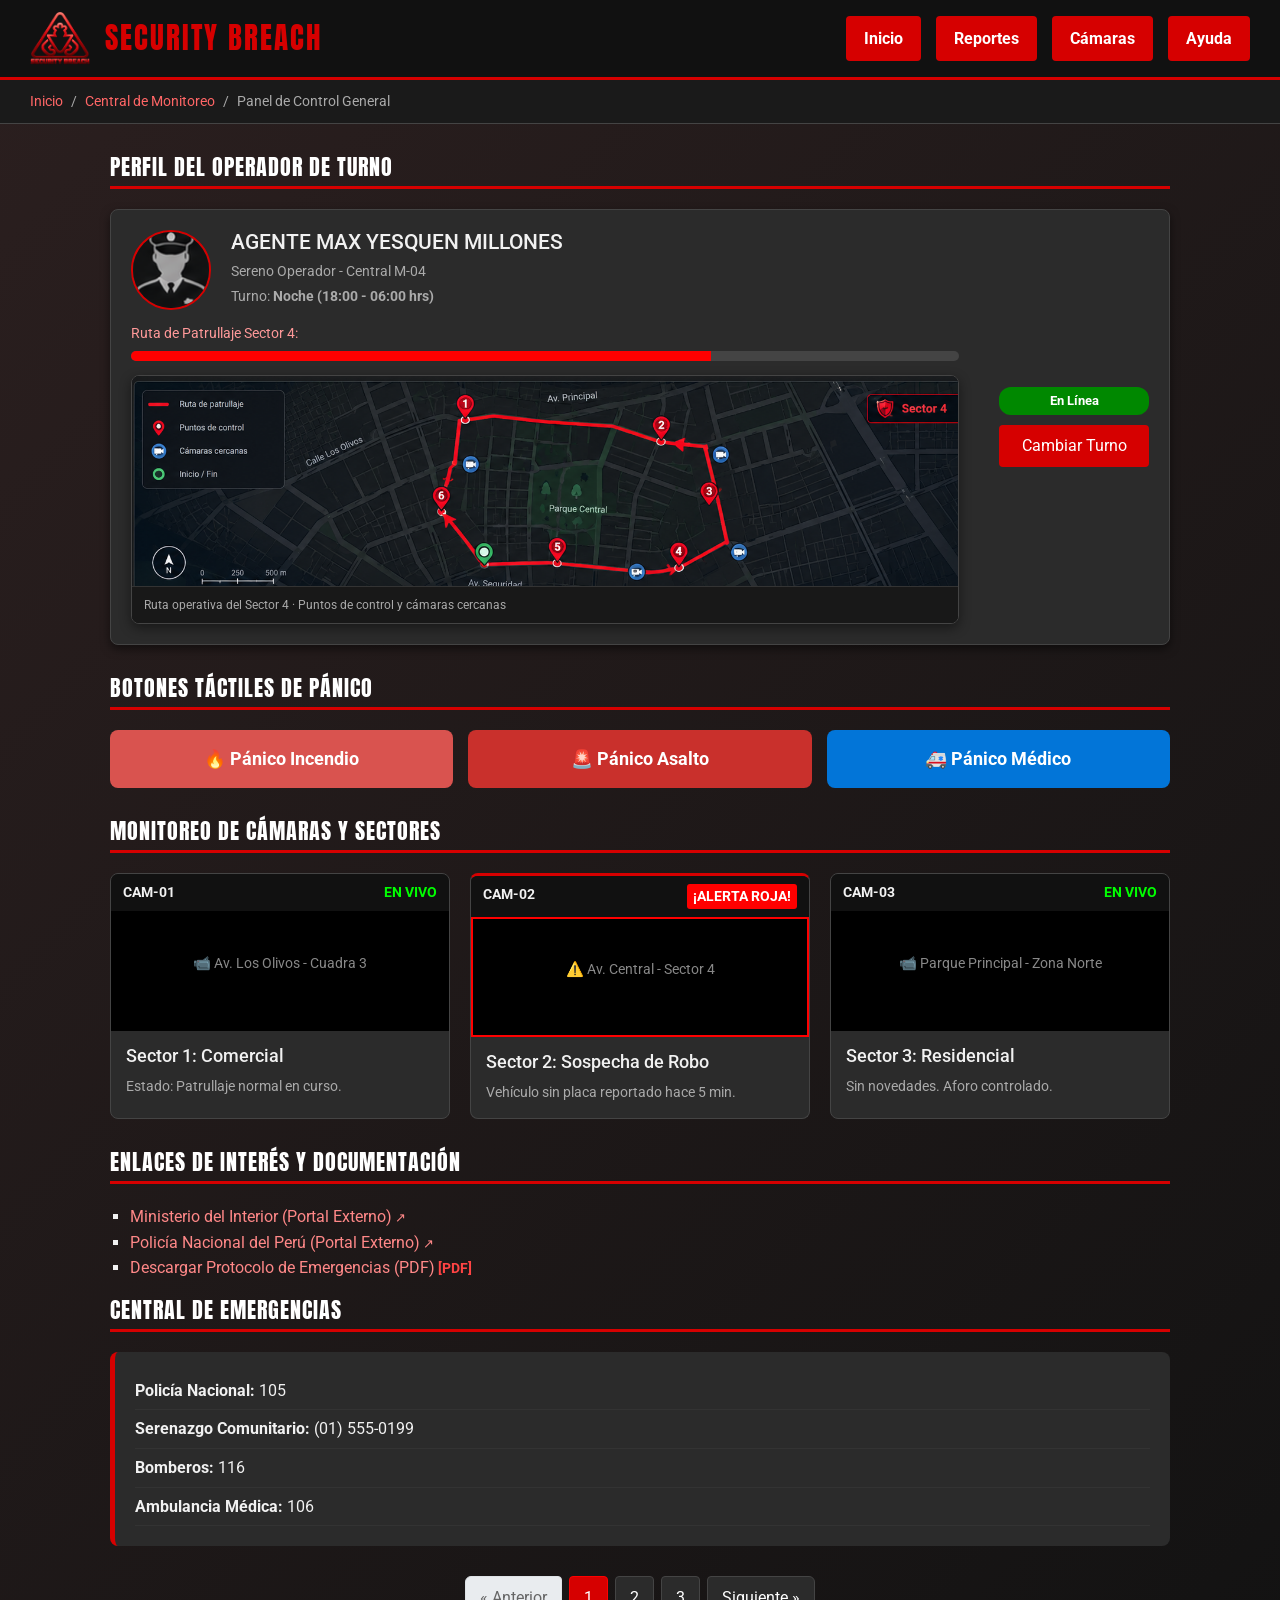
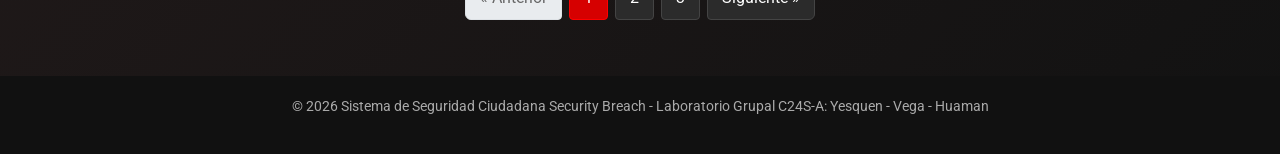
<file: index.html>
<!DOCTYPE html>
<html lang="es">
<head>
  <meta charset="UTF-8">
  <meta name="viewport" content="width=device-width, initial-scale=1.0">
  <title>Central de Seguridad Ciudadana | Security Breach</title>
  <link href="https://cdn.jsdelivr.net/npm/bootstrap@5.3.8/dist/css/bootstrap.min.css" rel="stylesheet" integrity="sha384-sRIl4kxILFvY47J16cr9ZwB07vP4J8+LH7qKQnuqkuIAvNWLzeN8tE5YBujZqJLB" crossorigin="anonymous">
  <link rel="stylesheet" href="styles.css">
  <link rel="preconnect" href="https://fonts.googleapis.com">
  <link rel="preconnect" href="https://fonts.gstatic.com" crossorigin>
  <link href="https://fonts.googleapis.com/css2?family=Anton&family=Roboto:wght@300;400;700&display=swap" rel="stylesheet">
</head> 
<body>
  
  <!-- Cabecera Principal -->
  <header class="main-header">
    <div class="logo-container">
      <img src="security.png" alt="Logo Security Breach" class="logo-img">
      <h1 class="portal-title">SECURITY BREACH</h1>
    </div>

    <!-- Navegación Principal -->
    <nav class="nav-menu" aria-label="Navegación principal">
      <div class="menu-contenedor">
        <a class="btn-nav" href="index.html">Inicio</a>
        <div class="cuadro-opciones">
          <a class="opcion-item" href="#operador">Perfil de Operador</a>
          <a class="opcion-item" href="#sectores">Monitoreo de Sectores</a>
          <a class="opcion-item" href="https://www.gob.pe/pnp" target="_blank">PNP Oficial</a>
        </div>
      </div>

      <div class="menu-contenedor">
        <a class="btn-nav" href="reportes.html">Reportes</a>
        <div class="cuadro-opciones">
          <a class="opcion-item" href="index.html">Nuevo Reporte</a>
          <a class="opcion-item" href="reportes.html#historial">Historial de Incidencias</a>
          <a class="opcion-item" href="reporte_mensual.pdf">Descargar Reporte PDF</a>
        </div>
      </div>

      <div class="menu-contenedor">
        <a class="btn-nav" href="camaras.html">Cámaras</a>
        <div class="cuadro-opciones">
          <a class="opcion-item" href="camaras.html#camaras">Cámaras en Vivo</a>
          <a class="opcion-item" href="camaras.html#riesgo">Zonas de Alto Riesgo</a>
        </div>
      </div>

      <div class="menu-contenedor">
        <a class="btn-nav" href="ayuda.html">Ayuda</a>
        <div class="cuadro-opciones">
          <a class="opcion-item" href="ayuda.html#soporte">Soporte Técnico</a>
          <a class="opcion-item" href="https://www.gob.pe" target="_blank">Portal del Estado</a>
        </div>
      </div>
    </nav>
  </header>

  <!-- Componente Breadcrumbs (Migas de Pan) -->
  <nav class="breadcrumbs-container" aria-label="Migas de pan">
    <ol class="breadcrumbs">
      <li class="breadcrumb-item"><a href="#">Inicio</a></li>
      <li class="breadcrumb-item"><a href="#">Central de Monitoreo</a></li>
      <li class="breadcrumb-item active" aria-current="page">Panel de Control General</li>
    </ol>
  </nav>

  <main class="container">

    <!-- Sección Perfil de Sereno/Operador (Layout Flexbox) -->
    <section class="operador-section" id="operador">
      <h2 class="section-title">PERFIL DEL OPERADOR DE TURNO</h2>
      <article class="operator-card">
        <div class="operator-info">
          <div class="operator-heading">
            <div class="operator-avatar">
              <img src="avatar.png" alt="Foto de perfil del agente Max Yesquen Millones">
            </div>
            <div class="operator-details">
              <h3 class="operator-name">AGENTE MAX YESQUEN MILLONES</h3>
              <p class="operator-role">Sereno Operador - Central M-04</p>
              <p class="operator-shift">Turno: <strong>Noche (18:00 - 06:00 hrs)</strong></p>
            </div>
          </div>
          
          <!-- Barra de carga de patrullaje activo -->
          <div class="patrol-progress-container">
            <label>Ruta de Patrullaje Sector 4:</label>
            <div class="progress-bar">
              <div class="progress-fill"></div>
            </div>
            <div class="patrol-map">
              <img src="ruta_sector4.png" alt="Mapa de la ruta de patrullaje del Sector 4">
              <p class="map-caption">Ruta operativa del Sector 4 · Puntos de control y cámaras cercanas</p>
            </div>
          </div>
        </div>
        <div class="operator-actions">
          <span class="status-badge active">En Línea</span>
          <button class="btn-action">Cambiar Turno</button>
        </div>
      </article>
    </section>

    <!-- Botones Táctiles de Pánico (Visibles especialmente en SmartPhones / Móviles) -->
    <section class="panic-section">
      <h2 class="section-title">BOTONES TÁCTILES DE PÁNICO</h2>
      <div class="panic-grid">
        <button class="btn-panic alert-fire">🔥 Pánico Incendio</button>
        <button class="btn-panic alert-crime">🚨 Pánico Asalto</button>
        <button class="btn-panic alert-medical">🚑 Pánico Médico</button>
      </div>
    </section>

    <!-- Sección de Cámaras y Sectores (Layout CSS Grid - 3 Columnas) -->
    <section class="cameras-section" id="sectores">
      <h2 class="section-title">MONITOREO DE CÁMARAS Y SECTORES</h2>
      
      <div class="cameras-grid">
        
        <!-- Tarjeta 1: Sector 1 -->
        <article class="camera-card">
          <div class="camera-header">
            <span class="cam-id">CAM-01</span>
            <span class="cam-status online">EN VIVO</span>
          </div>
          <div class="camera-screen">
            <p>📹 Av. Los Olivos - Cuadra 3</p>
          </div>
          <div class="camera-body">
            <h3>Sector 1: Comercial</h3>
            <p>Estado: Patrullaje normal en curso.</p>
          </div>
        </article>

        <!-- Tarjeta 2: Sector 2 (Alerta Activa con Parpadeo) -->
        <article class="camera-card alert-active">
          <div class="camera-header">
            <span class="cam-id">CAM-02</span>
            <span class="cam-status blink-alert">¡ALERTA ROJA!</span>
          </div>
          <div class="camera-screen alert-bg">
            <p>⚠️ Av. Central - Sector 4</p>
          </div>
          <div class="camera-body">
            <h3>Sector 2: Sospecha de Robo</h3>
            <p>Vehículo sin placa reportado hace 5 min.</p>
          </div>
        </article>

        <!-- Tarjeta 3: Sector 3 -->
        <article class="camera-card">
          <div class="camera-header">
            <span class="cam-id">CAM-03</span>
            <span class="cam-status online">EN VIVO</span>
          </div>
          <div class="camera-screen">
            <p>📹 Parque Principal - Zona Norte</p>
          </div>
          <div class="camera-body">
            <h3>Sector 3: Residencial</h3>
            <p>Sin novedades. Aforo controlado.</p>
          </div>
        </article>

      </div>
    </section>

    <!-- Sección de Enlaces y Documentos (Para selectores de atributo) -->
    <section class="links-section">
      <h2 class="section-title">ENLACES DE INTERÉS Y DOCUMENTACIÓN</h2>
      <ul class="external-links">
        <li><a href="https://www.gob.pe/mininter" target="_blank">Ministerio del Interior (Portal Externo)</a></li>
        <li><a href="https://www.pnp.gob.pe" target="_blank">Policía Nacional del Perú (Portal Externo)</a></li>
        <li><a href="protocolo_seguridad.pdf">Descargar Protocolo de Emergencias (PDF)</a></li>
      </ul>
    </section>

    <!-- Sección de Teléfonos de Emergencia -->
    <section class="emergency-section">
      <h2 class="section-title">CENTRAL DE EMERGENCIAS</h2>
      <ul class="phone-list">
        <li><strong>Policía Nacional:</strong> 105</li>
        <li><strong>Serenazgo Comunitario:</strong> (01) 555-0199</li>
        <li><strong>Bomberos:</strong> 116</li>
        <li><strong>Ambulancia Médica:</strong> 106</li>
      </ul>
    </section>

    <!-- Paginación -->
    <nav class="pagination-container" aria-label="Navegación de páginas">
      <ul class="pagination">
        <li class="page-item disabled"><a class="page-link" href="index.html" aria-disabled="true">&laquo; Anterior</a></li>
        <li class="page-item active"><a class="page-link" href="index.html" aria-current="page">1</a></li>
        <li class="page-item"><a class="page-link" href="pagina2.html">2</a></li>
        <li class="page-item"><a class="page-link" href="pagina3.html">3</a></li>
        <li class="page-item"><a class="page-link" href="pagina2.html">Siguiente &raquo;</a></li>
      </ul>
    </nav>

  </main>

  <footer class="main-footer">
    <p>© 2026 Sistema de Seguridad Ciudadana Security Breach - Laboratorio Grupal C24S-A: Yesquen - Vega - Huaman</p>
  </footer>

</body>
</html>
</file>
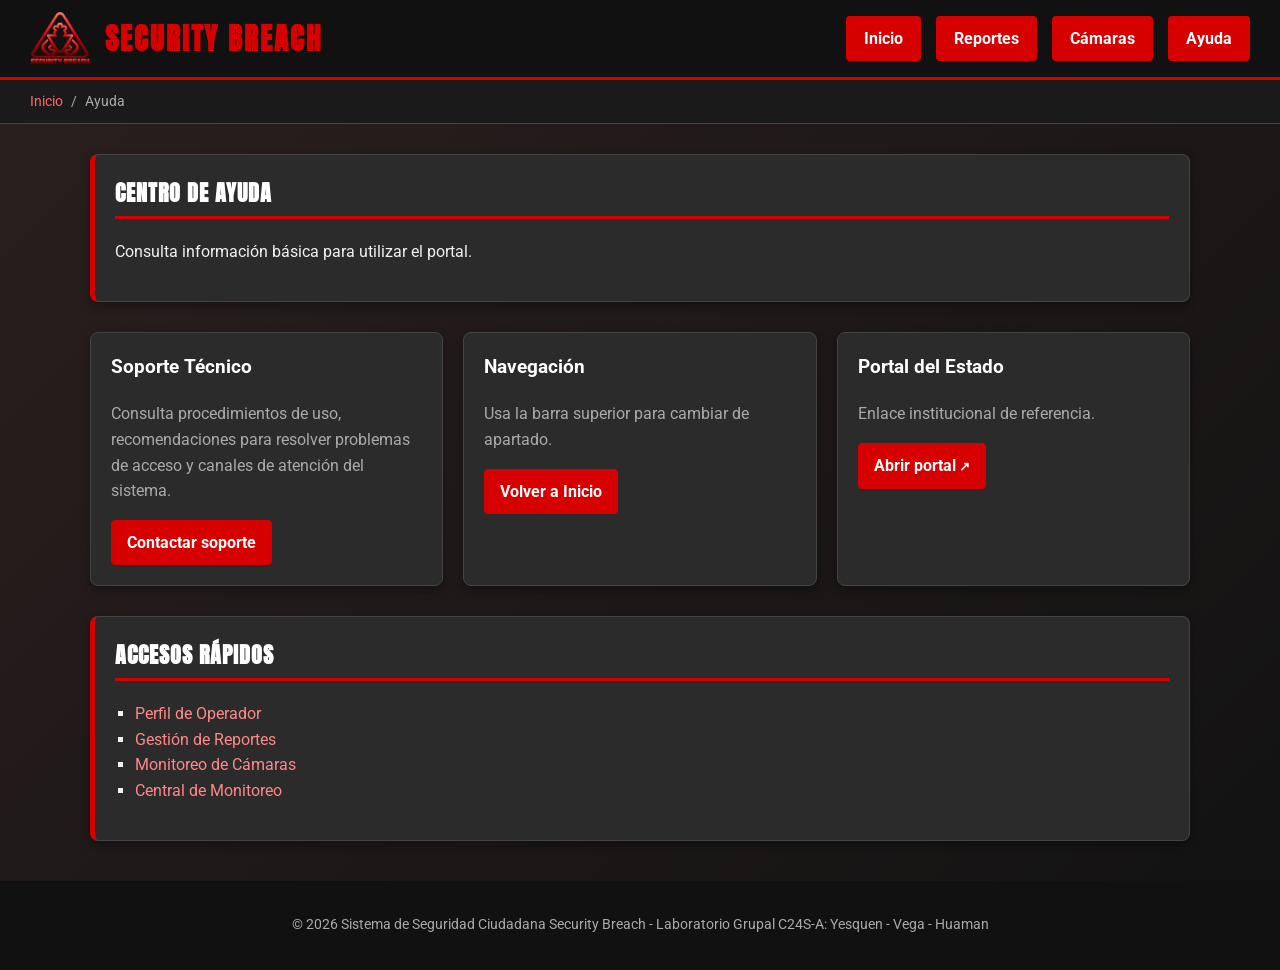
<file: ayuda.html>
<!DOCTYPE html><html lang="es"><head><meta charset="UTF-8"><meta name="viewport" content="width=device-width, initial-scale=1.0"><title>Ayuda | Security Breach</title><link rel="stylesheet" href="styles.css"><link rel="preconnect" href="https://fonts.googleapis.com"><link rel="preconnect" href="https://fonts.gstatic.com" crossorigin><link href="https://fonts.googleapis.com/css2?family=Anton&family=Roboto:wght@300;400;700&display=swap" rel="stylesheet"></head><body><header class="main-header"><div class="logo-container"><img src="security.png" alt="Logo Security Breach" class="logo-img"><h1 class="portal-title">SECURITY BREACH</h1></div><nav class="nav-menu" aria-label="Navegación principal"><div class="menu-contenedor"><a class="btn-nav" href="index.html">Inicio</a><div class="cuadro-opciones"><a class="opcion-item" href="index.html#operador">Perfil de Operador</a><a class="opcion-item" href="index.html#sectores">Monitoreo de Sectores</a><a class="opcion-item" href="https://www.gob.pe/pnp" target="_blank" rel="noopener">PNP Oficial</a></div></div><div class="menu-contenedor"><a class="btn-nav" href="reportes.html">Reportes</a><div class="cuadro-opciones"><a class="opcion-item" href="reportes.html#nuevo">Nuevo Reporte</a><a class="opcion-item" href="reportes.html#historial">Historial de Incidencias</a><a class="opcion-item" href="reporte_mensual.pdf">Descargar Reporte PDF</a></div></div><div class="menu-contenedor"><a class="btn-nav" href="camaras.html">Cámaras</a><div class="cuadro-opciones"><a class="opcion-item" href="camaras.html#camaras">Cámaras en Vivo</a><a class="opcion-item" href="camaras.html#riesgo">Zonas de Alto Riesgo</a></div></div><div class="menu-contenedor"><a class="btn-nav" href="ayuda.html">Ayuda</a><div class="cuadro-opciones"><a class="opcion-item" href="ayuda.html#soporte">Soporte Técnico</a><a class="opcion-item" href="https://www.gob.pe" target="_blank" rel="noopener">Portal del Estado</a></div></div></nav></header><nav class="breadcrumbs-container" aria-label="Migas de pan"><ol class="breadcrumbs"><li class="breadcrumb-item"><a href="index.html">Inicio</a></li><li class="breadcrumb-item active" aria-current="page">Ayuda</li></ol></nav><main class="container"><section class="page-intro" id="soporte"><h2 class="section-title">CENTRO DE AYUDA</h2><p>Consulta información básica para utilizar el portal.</p></section><section class="info-grid"><article class="info-card"><h3>Soporte Técnico</h3><p>Consulta procedimientos de uso, recomendaciones para resolver problemas de acceso y canales de atención del sistema.</p><a class="btn-page" href="mailto:soporte@securitybreach.local">Contactar soporte</a></article><article class="info-card"><h3>Navegación</h3><p>Usa la barra superior para cambiar de apartado.</p><a class="btn-page" href="index.html">Volver a Inicio</a></article><article class="info-card"><h3>Portal del Estado</h3><p>Enlace institucional de referencia.</p><a class="btn-page" href="https://www.gob.pe" target="_blank" rel="noopener">Abrir portal</a></article></section><section class="page-intro"><h2 class="section-title">ACCESOS RÁPIDOS</h2><ul class="external-links"><li><a href="index.html#operador">Perfil de Operador</a></li><li><a href="reportes.html">Gestión de Reportes</a></li><li><a href="camaras.html">Monitoreo de Cámaras</a></li><li><a href="index.html#sectores">Central de Monitoreo</a></li></ul></section></main><footer class="main-footer"><p>© 2026 Sistema de Seguridad Ciudadana Security Breach - Laboratorio Grupal C24S-A: Yesquen - Vega - Huaman</p></footer></body></html>
</file>
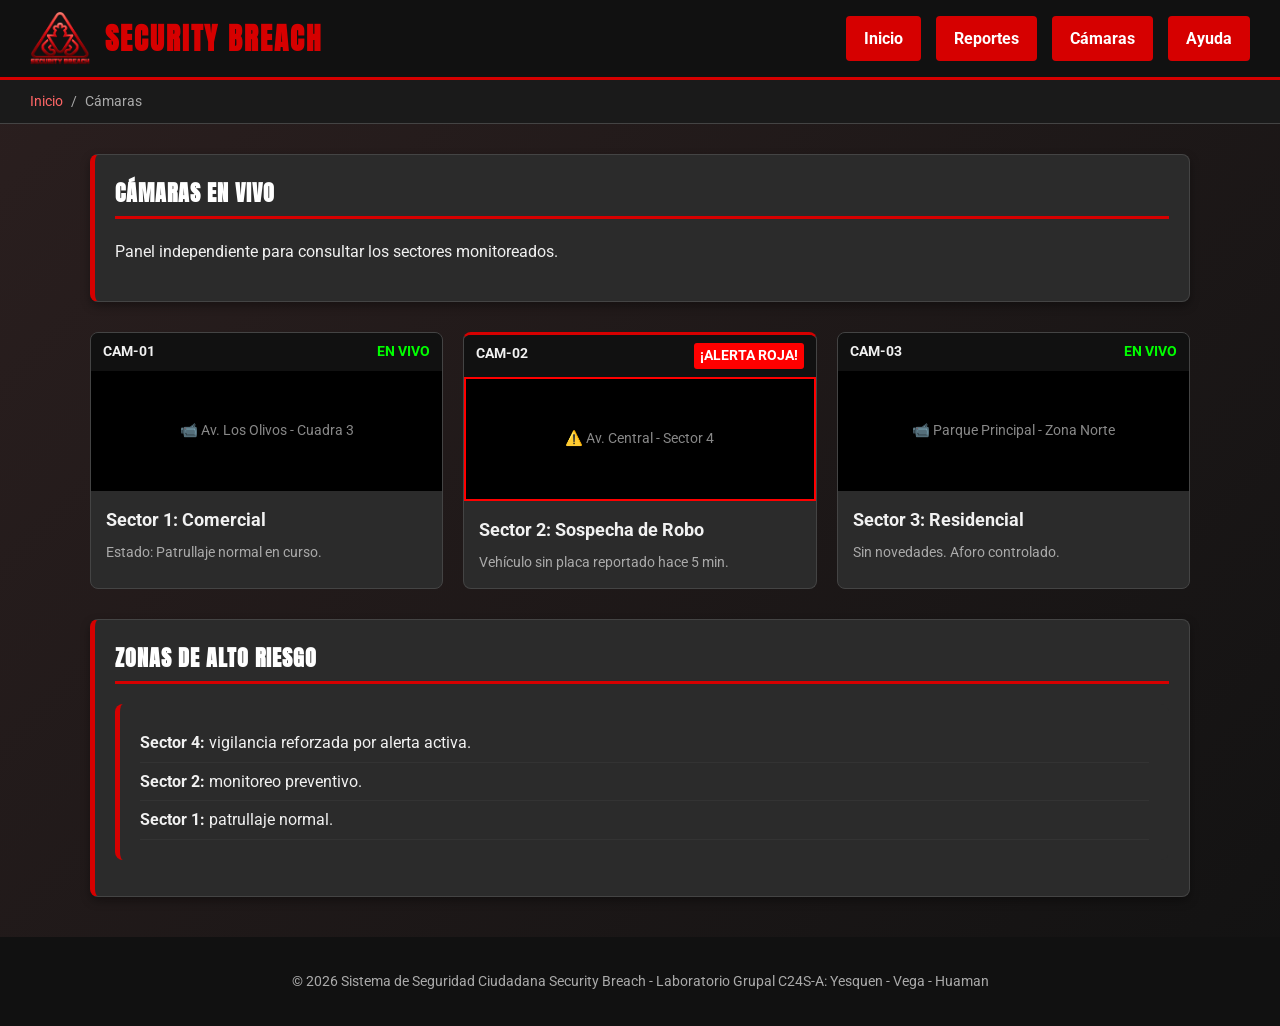
<file: camaras.html>
<!DOCTYPE html><html lang="es"><head><meta charset="UTF-8"><meta name="viewport" content="width=device-width, initial-scale=1.0"><title>Cámaras | Security Breach</title><link rel="stylesheet" href="styles.css"><link rel="preconnect" href="https://fonts.googleapis.com"><link rel="preconnect" href="https://fonts.gstatic.com" crossorigin><link href="https://fonts.googleapis.com/css2?family=Anton&family=Roboto:wght@300;400;700&display=swap" rel="stylesheet"></head><body><header class="main-header"><div class="logo-container"><img src="security.png" alt="Logo Security Breach" class="logo-img"><h1 class="portal-title">SECURITY BREACH</h1></div><nav class="nav-menu" aria-label="Navegación principal"><div class="menu-contenedor"><a class="btn-nav" href="index.html">Inicio</a><div class="cuadro-opciones"><a class="opcion-item" href="index.html#operador">Perfil de Operador</a><a class="opcion-item" href="index.html#sectores">Monitoreo de Sectores</a><a class="opcion-item" href="https://www.gob.pe/pnp" target="_blank" rel="noopener">PNP Oficial</a></div></div><div class="menu-contenedor"><a class="btn-nav" href="reportes.html">Reportes</a><div class="cuadro-opciones"><a class="opcion-item" href="reportes.html#nuevo">Nuevo Reporte</a><a class="opcion-item" href="reportes.html#historial">Historial de Incidencias</a><a class="opcion-item" href="reporte_mensual.pdf">Descargar Reporte PDF</a></div></div><div class="menu-contenedor"><a class="btn-nav" href="camaras.html">Cámaras</a><div class="cuadro-opciones"><a class="opcion-item" href="camaras.html#camaras">Cámaras en Vivo</a><a class="opcion-item" href="camaras.html#riesgo">Zonas de Alto Riesgo</a></div></div><div class="menu-contenedor"><a class="btn-nav" href="ayuda.html">Ayuda</a><div class="cuadro-opciones"><a class="opcion-item" href="ayuda.html#soporte">Soporte Técnico</a><a class="opcion-item" href="https://www.gob.pe" target="_blank" rel="noopener">Portal del Estado</a></div></div></nav></header><nav class="breadcrumbs-container" aria-label="Migas de pan"><ol class="breadcrumbs"><li class="breadcrumb-item"><a href="index.html">Inicio</a></li><li class="breadcrumb-item active" aria-current="page">Cámaras</li></ol></nav><main class="container"><section class="page-intro" id="camaras"><h2 class="section-title">CÁMARAS EN VIVO</h2><p>Panel independiente para consultar los sectores monitoreados.</p></section><div class="cameras-grid"><article class="camera-card"><div class="camera-header"><span>CAM-01</span><span class="cam-status online">EN VIVO</span></div><div class="camera-screen"><p>📹 Av. Los Olivos - Cuadra 3</p></div><div class="camera-body"><h3>Sector 1: Comercial</h3><p>Estado: Patrullaje normal en curso.</p></div></article><article class="camera-card alert-active"><div class="camera-header"><span>CAM-02</span><span class="blink-alert">¡ALERTA ROJA!</span></div><div class="camera-screen alert-bg"><p>⚠️ Av. Central - Sector 4</p></div><div class="camera-body"><h3>Sector 2: Sospecha de Robo</h3><p>Vehículo sin placa reportado hace 5 min.</p></div></article><article class="camera-card"><div class="camera-header"><span>CAM-03</span><span class="cam-status online">EN VIVO</span></div><div class="camera-screen"><p>📹 Parque Principal - Zona Norte</p></div><div class="camera-body"><h3>Sector 3: Residencial</h3><p>Sin novedades. Aforo controlado.</p></div></article></div><section class="page-intro" id="riesgo"><h2 class="section-title">ZONAS DE ALTO RIESGO</h2><ul class="phone-list"><li><strong>Sector 4:</strong> vigilancia reforzada por alerta activa.</li><li><strong>Sector 2:</strong> monitoreo preventivo.</li><li><strong>Sector 1:</strong> patrullaje normal.</li></ul></section></main><footer class="main-footer"><p>© 2026 Sistema de Seguridad Ciudadana Security Breach - Laboratorio Grupal C24S-A: Yesquen - Vega - Huaman</p></footer></body></html>
</file>
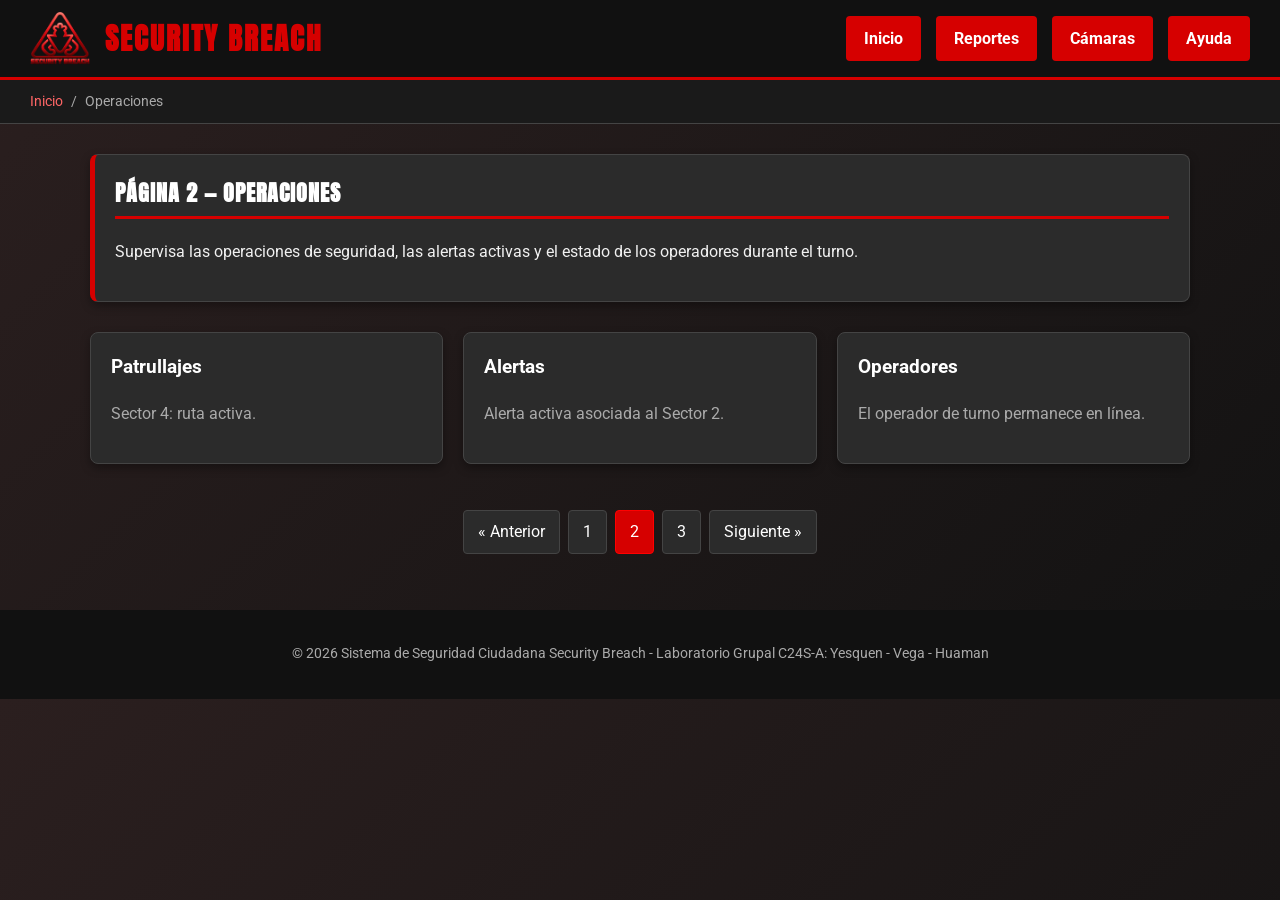
<file: pagina2.html>
<!DOCTYPE html><html lang="es"><head><meta charset="UTF-8"><meta name="viewport" content="width=device-width, initial-scale=1.0"><title>Página 2 | Security Breach</title><link rel="stylesheet" href="styles.css"><link rel="preconnect" href="https://fonts.googleapis.com"><link rel="preconnect" href="https://fonts.gstatic.com" crossorigin><link href="https://fonts.googleapis.com/css2?family=Anton&family=Roboto:wght@300;400;700&display=swap" rel="stylesheet"></head><body><header class="main-header"><div class="logo-container"><img src="security.png" alt="Logo Security Breach" class="logo-img"><h1 class="portal-title">SECURITY BREACH</h1></div><nav class="nav-menu" aria-label="Navegación principal"><div class="menu-contenedor"><a class="btn-nav" href="index.html">Inicio</a><div class="cuadro-opciones"><a class="opcion-item" href="index.html#operador">Perfil de Operador</a><a class="opcion-item" href="index.html#sectores">Monitoreo de Sectores</a><a class="opcion-item" href="https://www.gob.pe/pnp" target="_blank" rel="noopener">PNP Oficial</a></div></div><div class="menu-contenedor"><a class="btn-nav" href="reportes.html">Reportes</a><div class="cuadro-opciones"><a class="opcion-item" href="reportes.html#nuevo">Nuevo Reporte</a><a class="opcion-item" href="reportes.html#historial">Historial de Incidencias</a><a class="opcion-item" href="reporte_mensual.pdf">Descargar Reporte PDF</a></div></div><div class="menu-contenedor"><a class="btn-nav" href="camaras.html">Cámaras</a><div class="cuadro-opciones"><a class="opcion-item" href="camaras.html#camaras">Cámaras en Vivo</a><a class="opcion-item" href="camaras.html#riesgo">Zonas de Alto Riesgo</a></div></div><div class="menu-contenedor"><a class="btn-nav" href="ayuda.html">Ayuda</a><div class="cuadro-opciones"><a class="opcion-item" href="ayuda.html#soporte">Soporte Técnico</a><a class="opcion-item" href="https://www.gob.pe" target="_blank" rel="noopener">Portal del Estado</a></div></div></nav></header><nav class="breadcrumbs-container" aria-label="Migas de pan"><ol class="breadcrumbs"><li class="breadcrumb-item"><a href="index.html">Inicio</a></li><li class="breadcrumb-item active" aria-current="page">Operaciones</li></ol></nav><main class="container"><section class="page-intro"><h2 class="section-title">PÁGINA 2 — OPERACIONES</h2><p>Supervisa las operaciones de seguridad, las alertas activas y el estado de los operadores durante el turno.</p></section><div class="info-grid"><article class="info-card"><h3>Patrullajes</h3><p>Sector 4: ruta activa.</p></article><article class="info-card"><h3>Alertas</h3><p>Alerta activa asociada al Sector 2.</p></article><article class="info-card"><h3>Operadores</h3><p>El operador de turno permanece en línea.</p></article></div><nav class="pagination-container" aria-label="Navegación de páginas"><ul class="pagination"><li class="page-item"><a class="page-link" href="index.html">&laquo; Anterior</a></li><li class="page-item"><a class="page-link" href="index.html">1</a></li><li class="page-item active"><a class="page-link" href="pagina2.html">2</a></li><li class="page-item "><a class="page-link" href="pagina3.html">3</a></li><li class="page-item "><a class="page-link" href="pagina3.html">Siguiente &raquo;</a></li></ul></nav></main><footer class="main-footer"><p>© 2026 Sistema de Seguridad Ciudadana Security Breach - Laboratorio Grupal C24S-A: Yesquen - Vega - Huaman</p></footer></body></html>
</file>
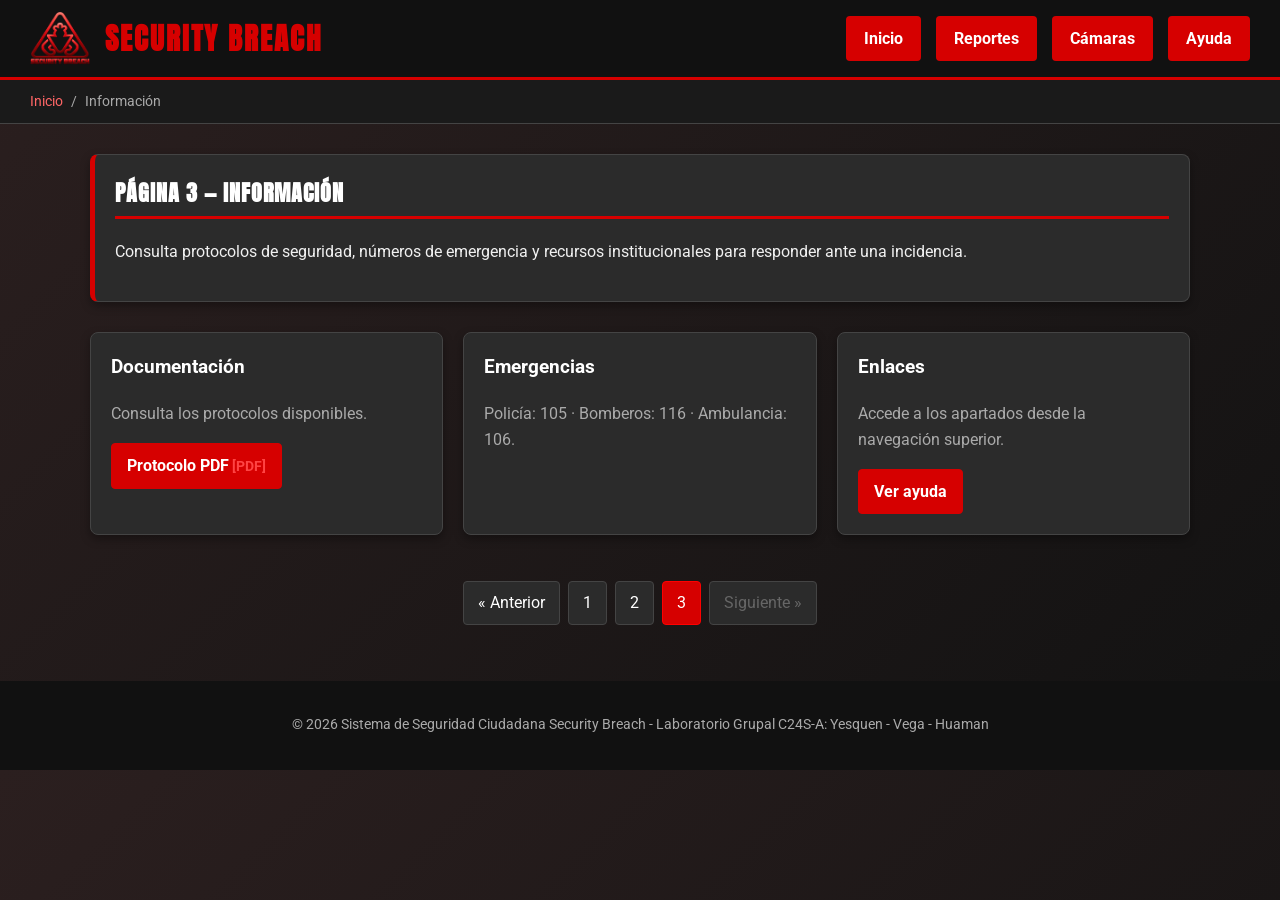
<file: pagina3.html>
<!DOCTYPE html><html lang="es"><head><meta charset="UTF-8"><meta name="viewport" content="width=device-width, initial-scale=1.0"><title>Página 3 | Security Breach</title><link rel="stylesheet" href="styles.css"><link rel="preconnect" href="https://fonts.googleapis.com"><link rel="preconnect" href="https://fonts.gstatic.com" crossorigin><link href="https://fonts.googleapis.com/css2?family=Anton&family=Roboto:wght@300;400;700&display=swap" rel="stylesheet"></head><body><header class="main-header"><div class="logo-container"><img src="security.png" alt="Logo Security Breach" class="logo-img"><h1 class="portal-title">SECURITY BREACH</h1></div><nav class="nav-menu" aria-label="Navegación principal"><div class="menu-contenedor"><a class="btn-nav" href="index.html">Inicio</a><div class="cuadro-opciones"><a class="opcion-item" href="index.html#operador">Perfil de Operador</a><a class="opcion-item" href="index.html#sectores">Monitoreo de Sectores</a><a class="opcion-item" href="https://www.gob.pe/pnp" target="_blank" rel="noopener">PNP Oficial</a></div></div><div class="menu-contenedor"><a class="btn-nav" href="reportes.html">Reportes</a><div class="cuadro-opciones"><a class="opcion-item" href="reportes.html#nuevo">Nuevo Reporte</a><a class="opcion-item" href="reportes.html#historial">Historial de Incidencias</a><a class="opcion-item" href="reporte_mensual.pdf">Descargar Reporte PDF</a></div></div><div class="menu-contenedor"><a class="btn-nav" href="camaras.html">Cámaras</a><div class="cuadro-opciones"><a class="opcion-item" href="camaras.html#camaras">Cámaras en Vivo</a><a class="opcion-item" href="camaras.html#riesgo">Zonas de Alto Riesgo</a></div></div><div class="menu-contenedor"><a class="btn-nav" href="ayuda.html">Ayuda</a><div class="cuadro-opciones"><a class="opcion-item" href="ayuda.html#soporte">Soporte Técnico</a><a class="opcion-item" href="https://www.gob.pe" target="_blank" rel="noopener">Portal del Estado</a></div></div></nav></header><nav class="breadcrumbs-container" aria-label="Migas de pan"><ol class="breadcrumbs"><li class="breadcrumb-item"><a href="index.html">Inicio</a></li><li class="breadcrumb-item active" aria-current="page">Información</li></ol></nav><main class="container"><section class="page-intro"><h2 class="section-title">PÁGINA 3 — INFORMACIÓN</h2><p>Consulta protocolos de seguridad, números de emergencia y recursos institucionales para responder ante una incidencia.</p></section><div class="info-grid"><article class="info-card"><h3>Documentación</h3><p>Consulta los protocolos disponibles.</p><a class="btn-page" href="protocolo_seguridad.pdf">Protocolo PDF</a></article><article class="info-card"><h3>Emergencias</h3><p>Policía: 105 · Bomberos: 116 · Ambulancia: 106.</p></article><article class="info-card"><h3>Enlaces</h3><p>Accede a los apartados desde la navegación superior.</p><a class="btn-page" href="ayuda.html">Ver ayuda</a></article></div><nav class="pagination-container" aria-label="Navegación de páginas"><ul class="pagination"><li class="page-item"><a class="page-link" href="pagina2.html">&laquo; Anterior</a></li><li class="page-item"><a class="page-link" href="index.html">1</a></li><li class="page-item "><a class="page-link" href="pagina2.html">2</a></li><li class="page-item active"><a class="page-link" href="pagina3.html">3</a></li><li class="page-item disabled"><a class="page-link" href="pagina3.html">Siguiente &raquo;</a></li></ul></nav></main><footer class="main-footer"><p>© 2026 Sistema de Seguridad Ciudadana Security Breach - Laboratorio Grupal C24S-A: Yesquen - Vega - Huaman</p></footer></body></html>
</file>
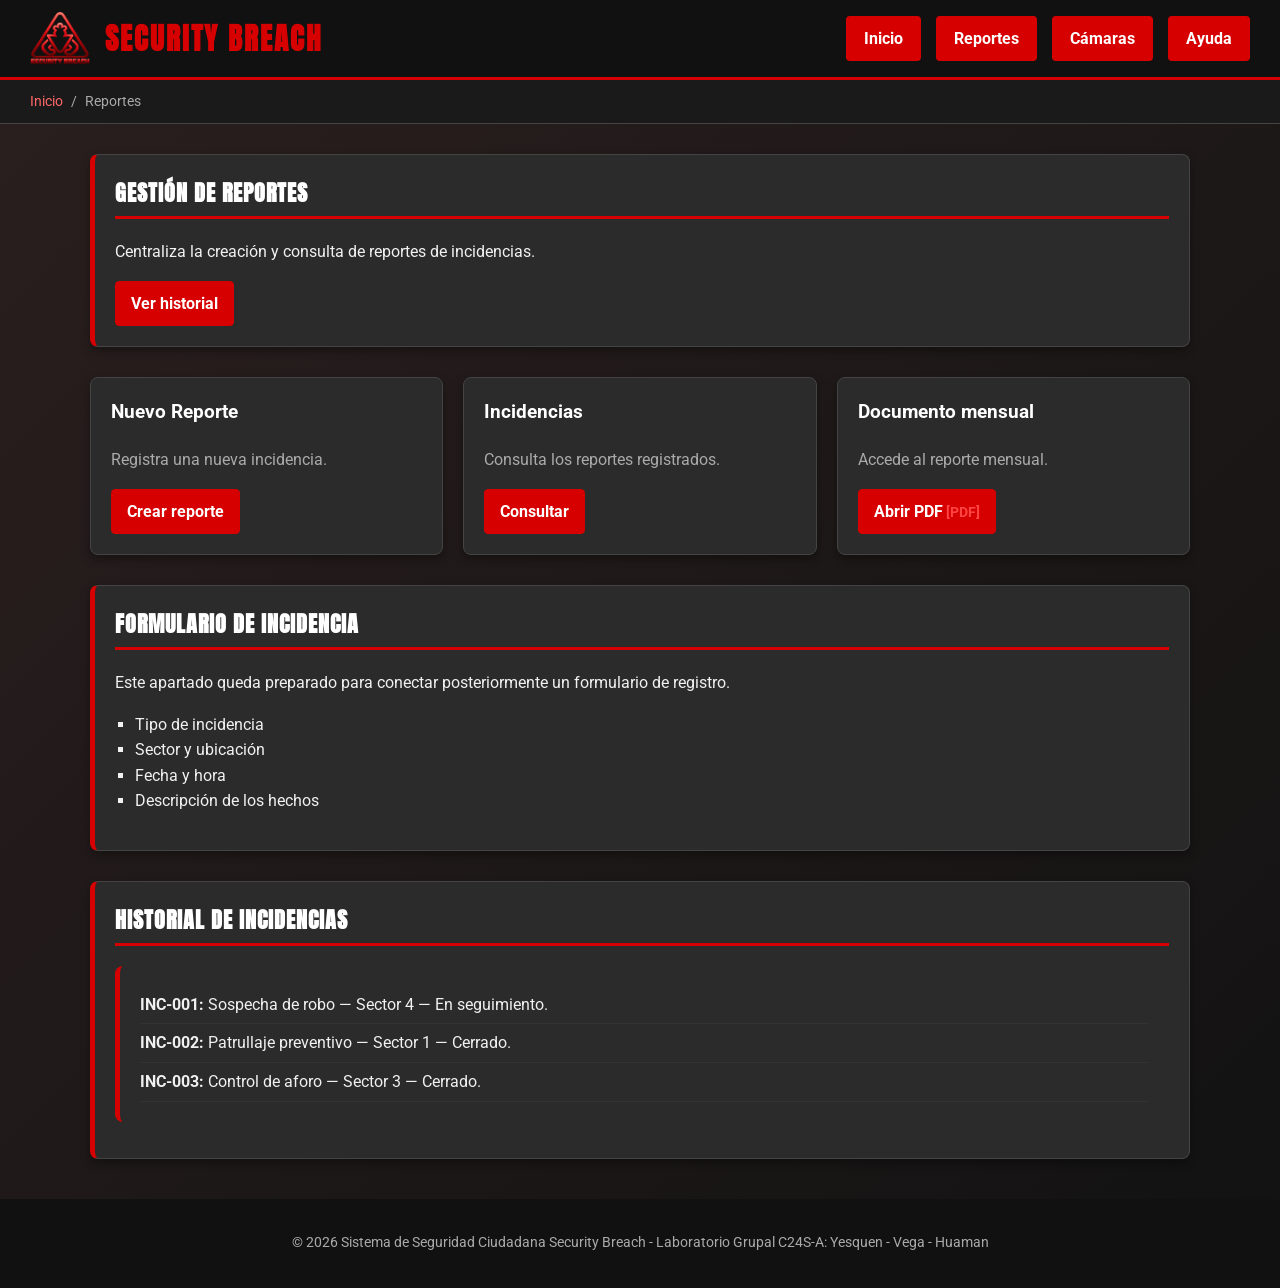
<file: reportes.html>
<!DOCTYPE html><html lang="es"><head><meta charset="UTF-8"><meta name="viewport" content="width=device-width, initial-scale=1.0"><title>Reportes | Security Breach</title><link rel="stylesheet" href="styles.css"><link rel="preconnect" href="https://fonts.googleapis.com"><link rel="preconnect" href="https://fonts.gstatic.com" crossorigin><link href="https://fonts.googleapis.com/css2?family=Anton&family=Roboto:wght@300;400;700&display=swap" rel="stylesheet"></head><body><header class="main-header"><div class="logo-container"><img src="security.png" alt="Logo Security Breach" class="logo-img"><h1 class="portal-title">SECURITY BREACH</h1></div><nav class="nav-menu" aria-label="Navegación principal"><div class="menu-contenedor"><a class="btn-nav" href="index.html">Inicio</a><div class="cuadro-opciones"><a class="opcion-item" href="index.html#operador">Perfil de Operador</a><a class="opcion-item" href="index.html#sectores">Monitoreo de Sectores</a><a class="opcion-item" href="https://www.gob.pe/pnp" target="_blank" rel="noopener">PNP Oficial</a></div></div><div class="menu-contenedor"><a class="btn-nav" href="reportes.html">Reportes</a><div class="cuadro-opciones"><a class="opcion-item" href="reportes.html#nuevo">Nuevo Reporte</a><a class="opcion-item" href="reportes.html#historial">Historial de Incidencias</a><a class="opcion-item" href="reporte_mensual.pdf">Descargar Reporte PDF</a></div></div><div class="menu-contenedor"><a class="btn-nav" href="camaras.html">Cámaras</a><div class="cuadro-opciones"><a class="opcion-item" href="camaras.html#camaras">Cámaras en Vivo</a><a class="opcion-item" href="camaras.html#riesgo">Zonas de Alto Riesgo</a></div></div><div class="menu-contenedor"><a class="btn-nav" href="ayuda.html">Ayuda</a><div class="cuadro-opciones"><a class="opcion-item" href="ayuda.html#soporte">Soporte Técnico</a><a class="opcion-item" href="https://www.gob.pe" target="_blank" rel="noopener">Portal del Estado</a></div></div></nav></header><nav class="breadcrumbs-container" aria-label="Migas de pan"><ol class="breadcrumbs"><li class="breadcrumb-item"><a href="index.html">Inicio</a></li><li class="breadcrumb-item active" aria-current="page">Reportes</li></ol></nav><main class="container"><section class="page-intro" id="nuevo"><h2 class="section-title">GESTIÓN DE REPORTES</h2><p>Centraliza la creación y consulta de reportes de incidencias.</p><a class="btn-page" href="#historial">Ver historial</a></section><section class="info-grid"><article class="info-card"><h3>Nuevo Reporte</h3><p>Registra una nueva incidencia.</p><a class="btn-page" href="#formulario">Crear reporte</a></article><article class="info-card"><h3>Incidencias</h3><p>Consulta los reportes registrados.</p><a class="btn-page" href="#historial">Consultar</a></article><article class="info-card"><h3>Documento mensual</h3><p>Accede al reporte mensual.</p><a class="btn-page" href="reporte_mensual.pdf">Abrir PDF</a></article></section><section class="page-intro" id="formulario"><h2 class="section-title">FORMULARIO DE INCIDENCIA</h2><p>Este apartado queda preparado para conectar posteriormente un formulario de registro.</p><ul class="external-links"><li>Tipo de incidencia</li><li>Sector y ubicación</li><li>Fecha y hora</li><li>Descripción de los hechos</li></ul></section><section class="page-intro" id="historial"><h2 class="section-title">HISTORIAL DE INCIDENCIAS</h2><ul class="phone-list"><li><strong>INC-001:</strong> Sospecha de robo — Sector 4 — En seguimiento.</li><li><strong>INC-002:</strong> Patrullaje preventivo — Sector 1 — Cerrado.</li><li><strong>INC-003:</strong> Control de aforo — Sector 3 — Cerrado.</li></ul></section></main><footer class="main-footer"><p>© 2026 Sistema de Seguridad Ciudadana Security Breach - Laboratorio Grupal C24S-A: Yesquen - Vega - Huaman</p></footer></body></html>
</file>
<file: styles.css>
/* =================================================== 
   HOJA DE ESTILOS: PORTAL DE SEGURIDAD CIUDADANA (RÚBRICA R7)
   =================================================== */

:root {
    --bg-dark: #1e1e1e;
    --bg-card: #2b2b2b;
    --primary-red: #d60000;
    --bright-red: #ff0000;
    --text-light: #f1f1f1;
    --text-muted: #aaaaaa;
    --border-color: #444444;
}

body {
    font-family: 'Roboto', 'Anton', sans-serif;
    background: linear-gradient(135deg, #2b1f1f 0%, #121212 100%);
    color: var(--text-light);
    margin: 0;
    padding: 0;
    line-height: 1.6;
}

/* ===================================================
   1. CABECERA Y MENU CON FLEXBOX
   =================================================== */
.main-header {
    background: #111111;
    padding: 12px 30px;
    display: flex;
    align-items: center;
    justify-content: space-between;
    border-bottom: 3px solid var(--primary-red);
}

.logo-container {
    display: flex;
    align-items: center;
    gap: 15px;
}

.logo-img {
    width: 60px;
    height: auto;
}

.portal-title {
    font-family: 'Anton', sans-serif;
    font-size: 1.8em;
    color: var(--primary-red);
    margin: 0;
    letter-spacing: 2px;
}

.nav-menu {
    display: flex;
    gap: 15px;
}

.menu-contenedor {
    position: relative;
}

.btn-nav {
    background-color: var(--primary-red);
    color: #ffffff;
    border: none;
    padding: 10px 18px;
    font-family: 'Roboto', sans-serif;
    font-weight: bold;
    cursor: pointer;
    border-radius: 4px;
    transition: background-color 0.3s ease, transform 0.2s ease;
}

.btn-nav:hover {
    background-color: var(--bright-red);
    transform: translateY(-2px);
}

.cuadro-opciones {
    display: none;
    position: absolute;
    right: 0;
    background-color: #222222;
    min-width: 200px;
    box-shadow: 0px 8px 16px rgba(0,0,0,0.7);
    border-radius: 4px;
    z-index: 100;
}

.menu-contenedor:hover .cuadro-opciones {
    display: block;
}

.opcion-item {
    color: var(--text-light);
    padding: 10px 15px;
    text-decoration: none;
    display: block;
    font-size: 0.9em;
    border-bottom: 1px solid #333;
    transition: background-color 0.2s ease;
}

.opcion-item:hover {
    background-color: var(--primary-red);
}

/* ===================================================
   2. BREADCRUMBS (MIGAS DE PAN)
   =================================================== */
.breadcrumbs-container {
    background-color: #1a1a1a;
    padding: 10px 30px;
    border-bottom: 1px solid var(--border-color);
}

.breadcrumbs {
    display: flex;
    list-style: none;
    margin: 0;
    padding: 0;
    gap: 8px;
    font-size: 0.9em;
}

.breadcrumb-item + .breadcrumb-item::before {
    content: "/";
    color: var(--text-muted);
    padding-right: 8px;
}

.breadcrumb-item a {
    color: #ff6666;
    text-decoration: none;
}

.breadcrumb-item a:hover {
    text-decoration: underline;
}

.breadcrumb-item.active {
    color: var(--text-muted);
}

/* ===================================================
   3. LAYOUT GENERAL Y SECCIONES
   =================================================== */
.container {
    max-width: 1100px;
    margin: 30px auto;
    padding: 0 20px;
}

.section-title {
    font-family: 'Anton', sans-serif;
    font-size: 1.4em;
    color: #ffffff;
    border-bottom: 3px solid var(--primary-red);
    padding-bottom: 5px;
    margin-bottom: 20px;
    letter-spacing: 1px;
}

/* ===================================================
   4. PERFIL DE OPERADOR (FLEXBOX) & BARRA DE CARGA
   =================================================== */
.operator-card {
    display: flex;
    align-items: center;
    background-color: var(--bg-card);
    border: 1px solid var(--border-color);
    padding: 20px;
    border-radius: 8px;
    gap: 20px;
    box-shadow: 0 4px 10px rgba(0,0,0,0.5);
    margin-bottom: 30px;
}

.operator-avatar img {
    width: 80px;
    height: 80px;
    border-radius: 50%;
    border: 2px solid var(--primary-red);
    object-fit: cover;
}

.operator-info {
    flex-grow: 1;
}

.operator-name {
    margin: 0 0 5px 0;
    font-size: 1.3em;
}

.operator-role, .operator-shift {
    margin: 2px 0;
    color: var(--text-muted);
    font-size: 0.9em;
}

/* Barra de carga animada de patrullaje */
.patrol-progress-container {
    margin-top: 10px;
}

.patrol-progress-container label {
    font-size: 0.85em;
    color: #ff9999;
}

.progress-bar {
    width: 100%;
    height: 10px;
    background-color: #444;
    border-radius: 5px;
    overflow: hidden;
    margin-top: 5px;
}

.progress-fill {
    height: 100%;
    width: 70%;
    background-color: var(--bright-red);
    animation: patrolLoading 3s infinite alternate ease-in-out;
}

@keyframes patrolLoading {
    0% { width: 30%; }
    100% { width: 90%; }
}

.operator-actions {
    display: flex;
    flex-direction: column;
    align-items: flex-end;
    gap: 10px;
}

.status-badge.active {
    background-color: #008800;
    color: #fff;
    padding: 4px 10px;
    border-radius: 12px;
    font-size: 0.8em;
    font-weight: bold;
}

.btn-action {
    background-color: var(--primary-red);
    color: #fff;
    border: none;
    padding: 8px 14px;
    border-radius: 4px;
    cursor: pointer;
}

/* ===================================================
   5. BOTONES TÁCTILES DE PÁNICO
   =================================================== */
.panic-section {
    margin-bottom: 30px;
}

.panic-grid {
    display: flex;
    gap: 15px;
}

.btn-panic {
    flex: 1;
    padding: 15px;
    font-size: 1.1em;
    font-weight: bold;
    color: #fff;
    border: none;
    border-radius: 8px;
    cursor: pointer;
    transition: transform 0.2s ease, opacity 0.2s ease;
}

.btn-panic:hover {
    transform: scale(1.03);
}

.alert-fire { background-color: #d9534f; }
.alert-crime { background-color: #c9302c; }
.alert-medical { background-color: #0275d8; }

/* ===================================================
   6. MONITOREO DE CÁMARAS (CSS GRID - 3 COLUMNAS)
   =================================================== */
.cameras-grid {
    display: grid;
    grid-template-columns: repeat(3, 1fr);
    gap: 20px;
    margin-bottom: 30px;
}

.camera-card {
    background-color: var(--bg-card);
    border: 1px solid var(--border-color);
    border-radius: 8px;
    overflow: hidden;
    transition: transform 0.3s ease, box-shadow 0.3s ease;
}

.camera-card:hover {
    transform: translateY(-5px);
    box-shadow: 0 8px 18px rgba(255, 0, 0, 0.3);
}

.camera-header {
    background-color: #111;
    padding: 8px 12px;
    display: flex;
    justify-content: space-between;
    font-size: 0.85em;
    font-weight: bold;
}

.cam-status.online {
    color: #00ff00;
}

/* Animación de Parpadeo de Alerta Roja (@keyframes) */

.blink-alert {
    color: #ffffff;
    background-color: var(--bright-red);
    padding: 2px 6px;
    border-radius: 3px;
    animation: blinkAnimation 1s infinite alternate;
}

@keyframes blinkAnimation {
    from { opacity: 1; }
    to { opacity: 0.3; }
}

.camera-screen {
    background-color: #000;
    height: 120px;
    display: flex;
    align-items: center;
    justify-content: center;
    color: #888;
    font-size: 0.9em;
}

.alert-bg {
    border: 2px solid var(--bright-red);
}

.camera-body {
    padding: 15px;
}

.camera-body h3 {
    margin: 0 0 8px 0;
    font-size: 1.1em;
}

.camera-body p {
    margin: 0;
    font-size: 0.85em;
    color: var(--text-muted);
}

/* Pseudo-clase :nth-child() */
.cameras-grid .camera-card:nth-child(even) {
    border-top: 3px solid var(--primary-red);
}

/*  7. SELECTORES AVANZADOS Y ACCESIBILIDAD*/

/* Selector de atributo para enlaces externos que inician con https */

a[href^="https"]::after {
    content: " ↗";
    font-size: 0.8em;
}

/* Selector de atributo para enlaces a archivos PDF */

a[href$=".pdf"]::after {
    content: " [PDF]";
    color: #ff4444;
    font-weight: bold;
    font-size: 0.85em;
}

.external-links {
    list-style: square;
    padding-left: 20px;
}

.external-links a {
    color: #ff8888;
    text-decoration: none;
}

.external-links a:hover {
    text-decoration: underline;
}

/* Accesibilidad con :focus-visible */
a:focus-visible, button:focus-visible {
    outline: 3px solid #ffff00;
    outline-offset: 2px;
}

/* 8. CENTRAL DE EMERGENCIAS Y PAGINACIÓN*/
.phone-list {
    background-color: var(--bg-card);
    list-style: none;
    padding: 20px;
    border-radius: 8px;
    border-left: 5px solid var(--primary-red);
}

.phone-list li {
    padding: 6px 0;
    border-bottom: 1px solid #333;
}

.pagination-container {
    display: flex;
    justify-content: center;
    margin-top: 30px;
}

.pagination {
    display: flex;
    list-style: none;
    padding: 0;
    gap: 8px;
}

.page-link {
    padding: 8px 14px;
    background-color: var(--bg-card);
    color: #fff;
    text-decoration: none;
    border-radius: 4px;
    border: 1px solid var(--border-color);
}

.page-item.active .page-link, .page-link:hover {
    background-color: var(--primary-red);
    border-color: var(--bright-red);
}

.page-item.disabled .page-link {
    color: #666;
    pointer-events: none;
}

.main-footer {
    text-align: center;
    padding: 20px;
    background-color: #111;
    color: var(--text-muted);
    font-size: 0.85em;
    margin-top: 40px;
}

/* 9. MEDIA QUERIES */

/* Tablet (768px o menos) */



@media (max-width: 768px) {
    .cameras-grid {
        grid-template-columns: repeat(2, 1fr); /* 2 columnas en Tablet */
    }

    .main-header {
        flex-direction: column;
        gap: 15px;
    }

    .operator-card {
        flex-direction: column;
        text-align: center;
    }

    .operator-actions {
        align-items: center;
    }
}

/* Smartphone / Móvil (480px o menos) */



@media (max-width: 480px) {
    .cameras-grid {
        grid-template-columns: 1fr; /* 1 columna en Smartphone */
    }

    .panic-grid {
        flex-direction: column; /* Botones de pánico táctiles apilados */
    }

    .nav-menu {
        flex-direction: column;
        width: 100%;
    }

    .btn-nav {
        width: 100%;
    }

    .cuadro-opciones {
        position: static;
        width: 100%;
    }
}
/* Navegacion entre paginas */
.btn-nav{display:inline-block;text-decoration:none;text-align:center;box-sizing:border-box}
.page-intro{background-color:var(--bg-card);border:1px solid var(--border-color);border-left:5px solid var(--primary-red);border-radius:8px;padding:20px;margin-bottom:30px;box-shadow:0 4px 10px rgba(0,0,0,.35)}
.page-intro h2{margin-top:0}.info-grid{display:grid;grid-template-columns:repeat(3,1fr);gap:20px;margin-bottom:30px}.info-card{background-color:var(--bg-card);border:1px solid var(--border-color);border-radius:8px;padding:20px;box-shadow:0 4px 10px rgba(0,0,0,.35)}.info-card h3{margin-top:0;color:#fff}.info-card p,.info-card li{color:var(--text-muted)}.btn-page{display:inline-block;background-color:var(--primary-red);color:#fff;text-decoration:none;padding:9px 15px;border-radius:4px;font-weight:bold;border:1px solid var(--primary-red);transition:background-color .2s ease,transform .2s ease}.btn-page:hover{background-color:var(--bright-red);transform:translateY(-2px)}.pagination .page-link{display:block}@media(max-width:768px){.info-grid{grid-template-columns:1fr 1fr}}@media(max-width:480px){.info-grid{grid-template-columns:1fr}}


/* Mapa de la ruta de patrullaje */
.patrol-map {
    margin-top: 14px;
    background: #111;
    border: 1px solid var(--border-color);
    border-radius: 8px;
    overflow: hidden;
    box-shadow: 0 4px 12px rgba(0,0,0,0.45);
}

.patrol-map img {
    display: block;
    width: 100%;
    height: 210px;
    object-fit: cover;
}

.map-caption {
    margin: 0;
    padding: 8px 12px;
    background: #181818;
    color: var(--text-muted);
    font-size: 0.78em;
    border-top: 1px solid #333;
}


@media (max-width: 768px) {
    .patrol-map img {
        height: 180px;
    }
}



@media (max-width: 480px) {
    .patrol-map img {
        height: 150px;
    }
}


/* Perfil del operador: avatar junto al nombre y acciones alineadas */
.operator-card {
    align-items: stretch;
}

.operator-info {
    min-width: 0;
}

.operator-heading {
    display: flex;
    align-items: center;
    gap: 20px;
    margin-bottom: 8px;
}

.operator-avatar {
    flex: 0 0 80px;
}

.operator-avatar img {
    width: 80px;
    height: 80px;
    border-radius: 50%;
    border: 2px solid var(--primary-red);
    object-fit: cover;
    display: block;
}

.operator-details {
    min-width: 0;
}

.operator-details .operator-name {
    margin: 0 0 5px 0;
}

.operator-actions {
    min-width: 150px;
    justify-content: center;
    align-items: stretch;
    align-self: stretch;
    padding-left: 20px;
}

.operator-actions .status-badge,
.operator-actions .btn-action {
    width: 150px;
    box-sizing: border-box;
    text-align: center;
}

.operator-actions .btn-action {
    margin: 0;
}






@media (max-width: 768px) {
    .operator-actions {
        min-width: 0;
        width: 100%;
        padding-left: 0;
    }



    .operator-actions .status-badge,
    .operator-actions .btn-action {
        width: min(220px, 100%);
    }
}


@media (max-width: 480px) {
    .operator-heading {
        flex-direction: column;
        text-align: center;
    }
}


/* ===================================================
   10. AJUSTES PARA CELULAR (MOBILE FIRST FIXES)
   =================================================== */
html { -webkit-text-size-adjust: 100%; }
img { max-width: 100%; }
body { overflow-x: hidden; }
.page-intro, .info-card, .phone-list { overflow-wrap: anywhere; }

@media (max-width: 768px) {
    .main-header { padding: 12px 15px; }
    .logo-container { justify-content: center; }
    .portal-title { font-size: 1.5em; }

    /* Menú en rejilla 2x2: los desplegables por hover no funcionan al tocar */
    .nav-menu {
        display: grid;
        grid-template-columns: 1fr 1fr;
        gap: 10px;
        width: 100%;
    }
    .nav-menu .cuadro-opciones { display: none !important; }
    .btn-nav { display: block; width: 100%; padding: 12px 10px; min-height: 44px; }

    .breadcrumbs-container { padding: 10px 15px; }
    .breadcrumbs { flex-wrap: wrap; }

    .container { margin: 20px auto; padding: 0 15px; }
    .section-title { font-size: 1.2em; }

    .pagination { flex-wrap: wrap; justify-content: center; }
    .page-link { padding: 10px 14px; min-width: 44px; box-sizing: border-box; text-align: center; }
}

@media (max-width: 480px) {
    .nav-menu { grid-template-columns: 1fr 1fr; }
    .logo-container { flex-direction: column; gap: 8px; text-align: center; }
    .portal-title { font-size: 1.3em; letter-spacing: 1px; }

    .operator-card { padding: 15px; }
    .operator-name { font-size: 1.1em; }
    .operator-actions .status-badge,
    .operator-actions .btn-action { width: 100%; }
    .btn-action { padding: 12px 14px; min-height: 44px; }

    /* Botones de pánico grandes y fáciles de tocar */
    .btn-panic { min-height: 56px; font-size: 1.05em; }

    /* Mapa completo visible, sin recortar */
    .patrol-map img { height: auto; }

    .btn-page { display: block; text-align: center; padding: 12px 15px; }
    .camera-screen { height: 100px; }
    .main-footer { padding: 15px; font-size: 0.78em; }
}

/* Respeta a quien prefiere menos movimiento */
@media (prefers-reduced-motion: reduce) {
    .progress-fill, .blink-alert { animation: none; }
}
</file>
